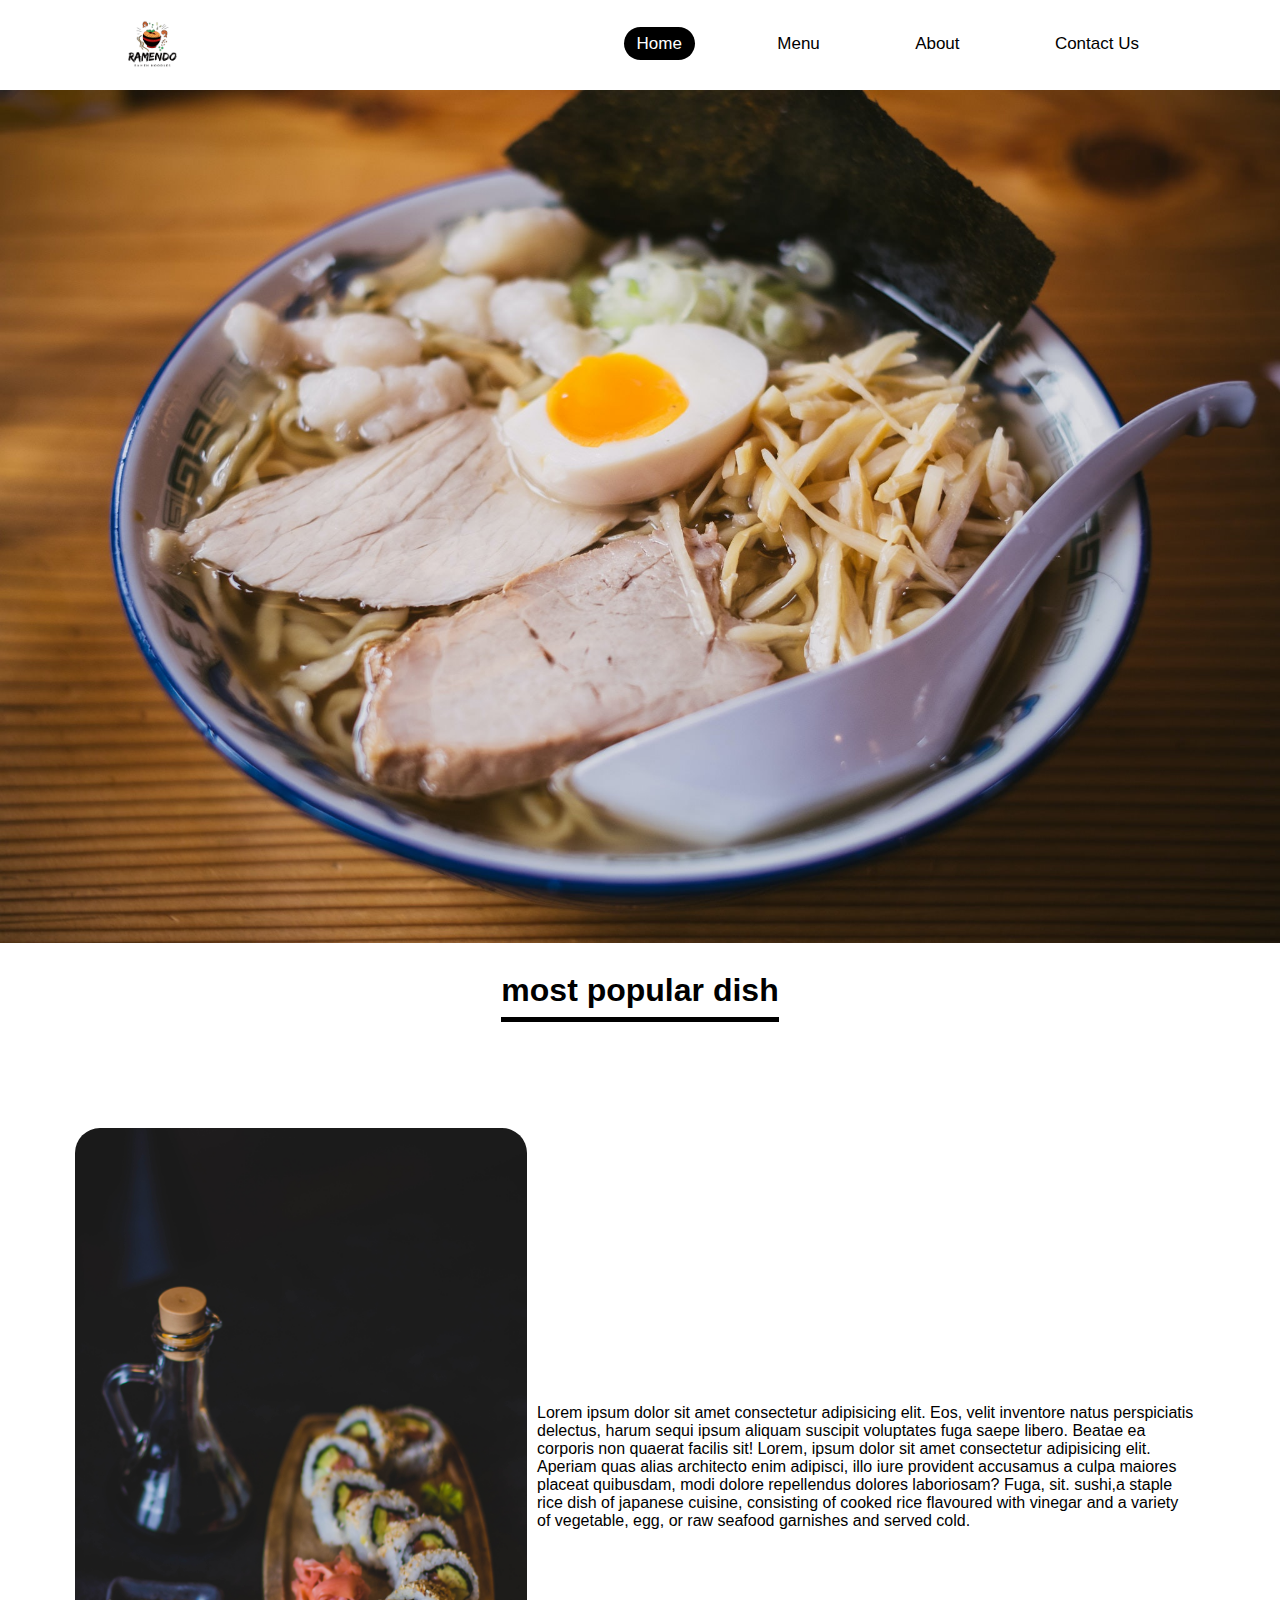
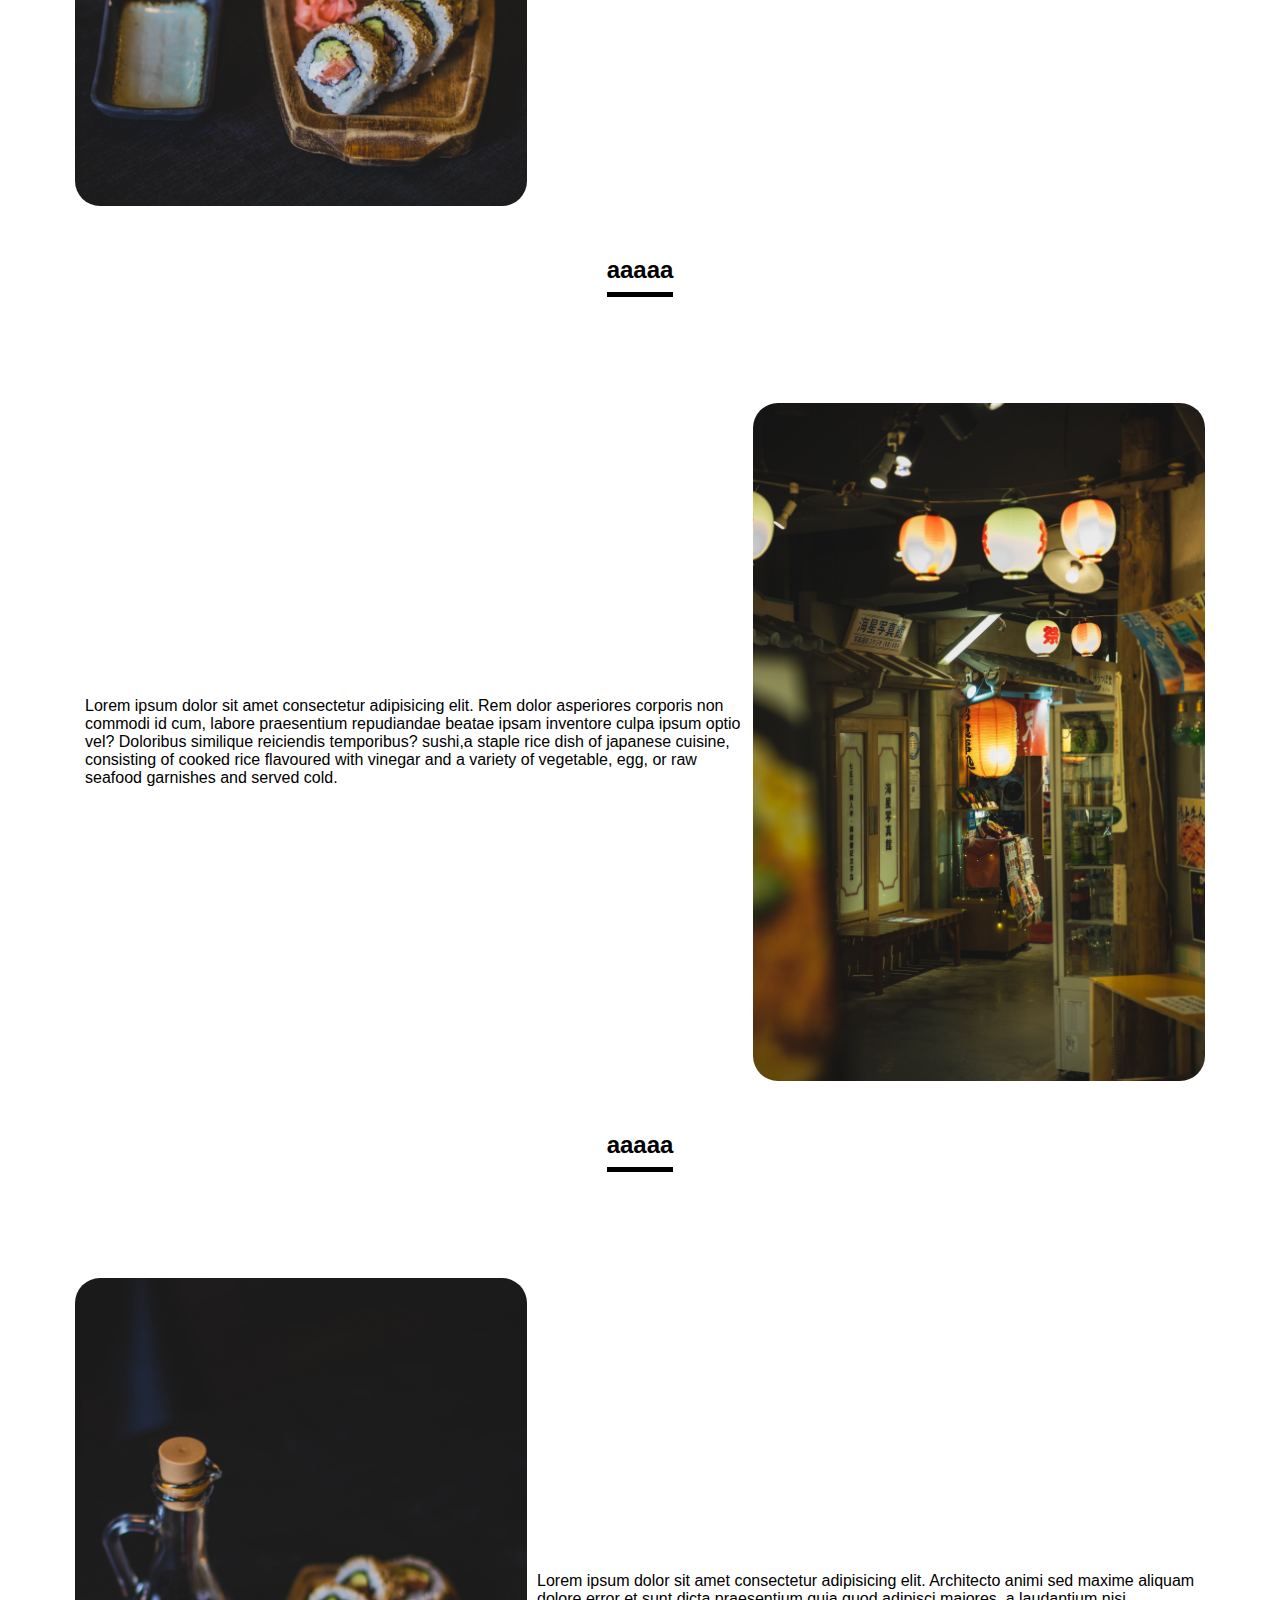
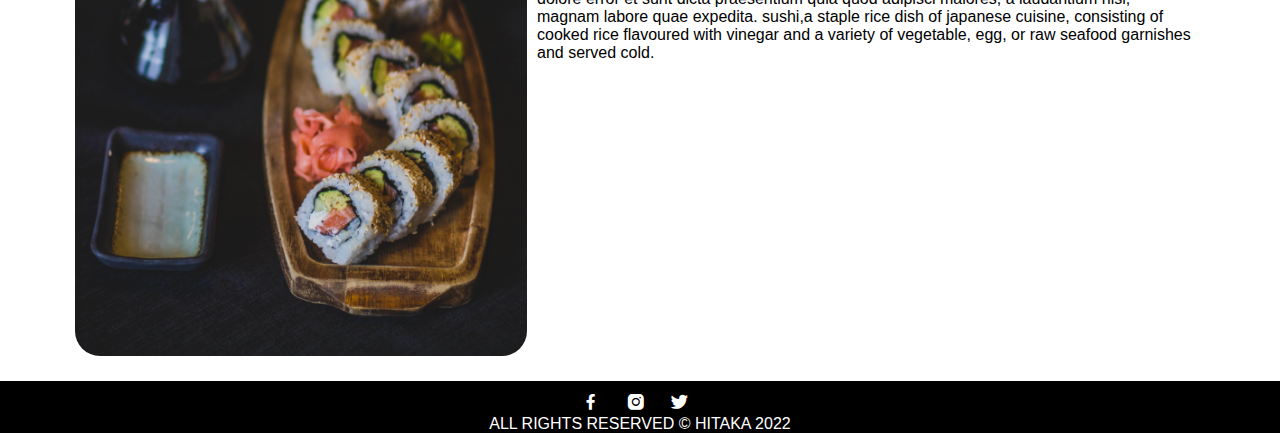
<file: index.html>
<!DOCTYPE html>
<html lang="en">
<head>
    <meta charset="UTF-8">
    <meta http-equiv="X-UA-Compatible" content="IE=edge">
    <meta name="viewport" content="width=device-width, initial-scale=1.0">
    <link rel="stylesheet" href="css/style.css">
    <link href='https://unpkg.com/boxicons@2.1.4/css/boxicons.min.css' rel='stylesheet'>
    <title>home</title>
</head>
<body>
  <!--====HEADER====-->
  <header class="navBar">
    <label class="logo"><img src="img/logo.png" width=50px ></label>
    <nav>
      <ul>
        <i class="bx bx-x close-menu"></i>
        <li><a  class="active" href="index.html">Home</a></li>
        <li><a  href="menu.html">Menu</a></li>
        <li><a href="about.html">About</a></li>
        <li><a href="contact.html">Contact Us</a></li>
      </ul>
    </nav>
    <i class='bx bx-menu burger'></i>
</header>
    <!--=======main=======-->
  <section class="homeP">

    <div>
      <img class="ramen" src="img/ramenAA.jpg" >
    </div>
    <label>
    <div class="main2">

      <h1 class="h">most popular dish</h1>
        <div class="ab">
          <img src="img/suchiCC.jpg">
          <p>Lorem ipsum dolor sit amet consectetur adipisicing elit. Eos, velit inventore natus perspiciatis delectus, harum sequi ipsum aliquam suscipit voluptates fuga saepe libero. Beatae ea corporis non quaerat facilis sit! Lorem, ipsum dolor sit amet consectetur adipisicing elit. Aperiam quas alias architecto enim adipisci, illo iure provident accusamus a culpa maiores placeat quibusdam, modi dolore repellendus dolores laboriosam? Fuga, sit. sushi,a staple rice dish of japanese cuisine, consisting of cooked rice flavoured with vinegar and a variety of vegetable, egg, or raw seafood garnishes and served cold. </p>
        </div>
    </div>
  </label>
    <div class="main1" >
      <h2 class="h">aaaaa</h2>
      <div class="ab">
        <img src="img/chinese rest.jpg">
        <p>Lorem ipsum dolor sit amet consectetur adipisicing elit. Rem dolor asperiores corporis non commodi id cum, labore praesentium repudiandae beatae ipsam inventore culpa ipsum optio vel? Doloribus similique reiciendis temporibus? sushi,a staple rice dish of japanese cuisine, consisting of cooked rice flavoured with vinegar and a variety of vegetable, egg, or raw seafood garnishes and served cold. </p>
      </div>

    </div>
    <div class="main2">
      <h2 class="h">aaaaa</h2>
      <div class="ab">
        <img src="img/suchiCC.jpg">
        <p>Lorem ipsum dolor sit amet consectetur adipisicing elit. Architecto animi sed maxime aliquam dolore error et sunt dicta praesentium quia quod adipisci maiores, a laudantium nisi, magnam labore quae expedita. sushi,a staple rice dish of japanese cuisine, consisting of cooked rice flavoured with vinegar and a variety of vegetable, egg, or raw seafood garnishes and served cold. </p>
      </div>

    </div>


  </section>
  <!--===FOOTER===-->
  <footer>
    <div class="socialM">
		<a href="#"><i class='bx bxl-facebook' ></i></a>
		<a href="#"><i class='bx bxl-instagram-alt' ></i></a>
		<a href="#"><i class='bx bxl-twitter' ></i></a>
    </div>
    <div>
      <p>ALL RIGHTS RESERVED © HITAKA 2022</p>
    </div>
  </footer>
    <!-- <script src="js/script.js"></script> -->
	<script src="js/main.js"></script>
</body>
</html>
</file>
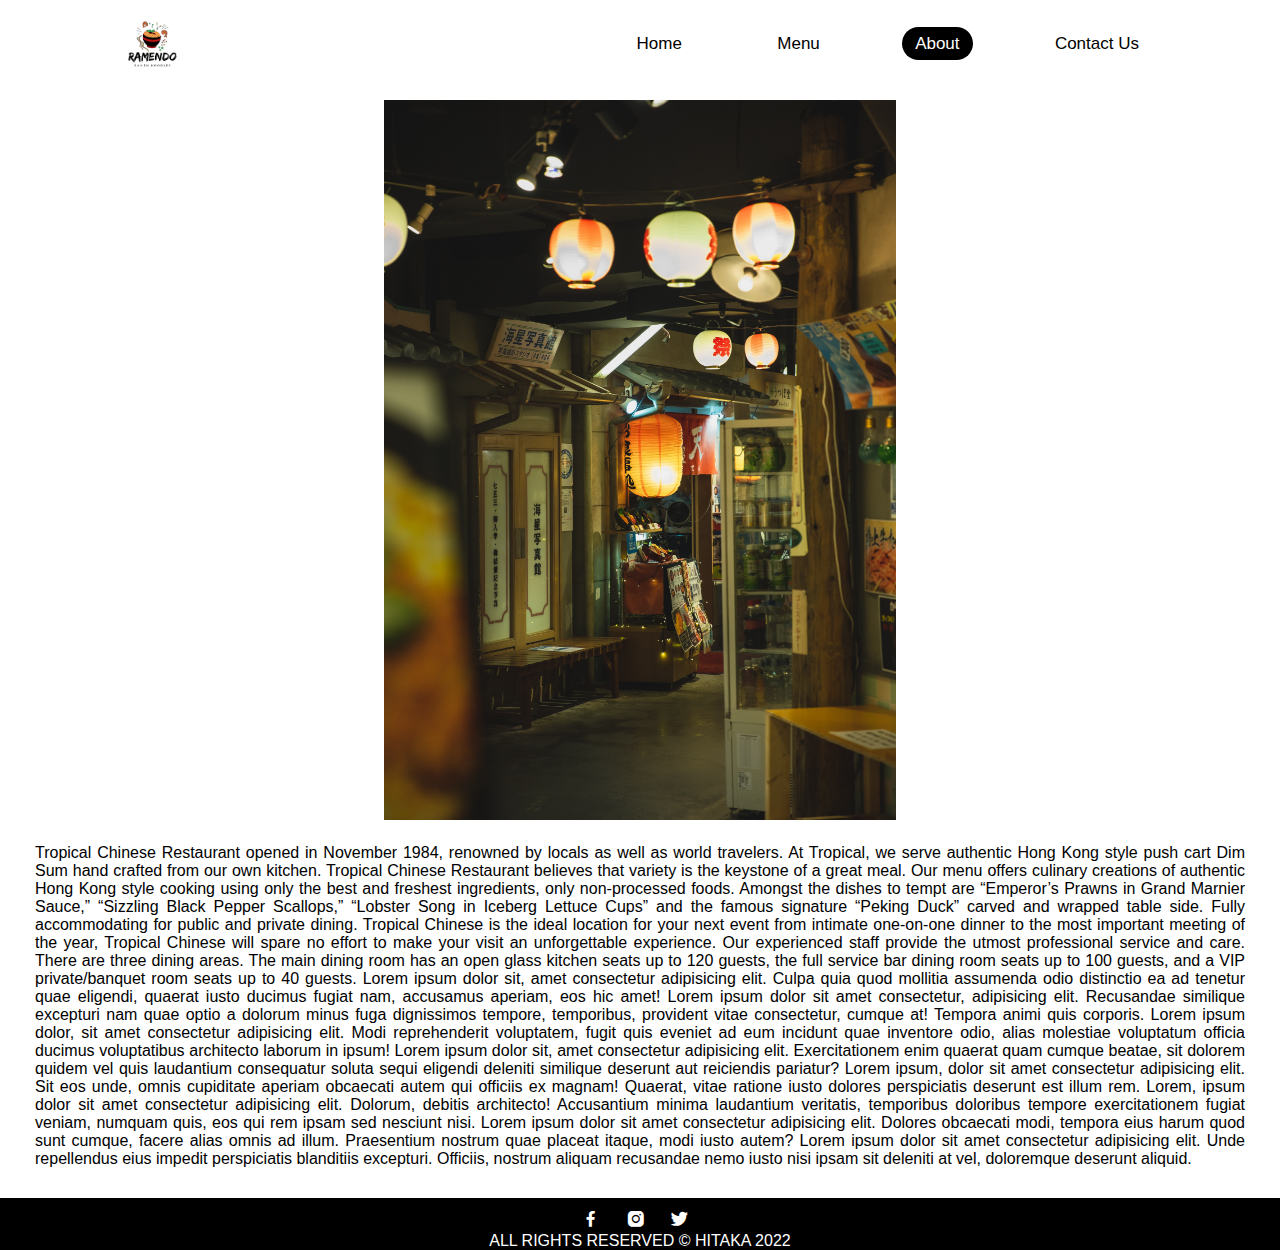
<file: about.html>
<!DOCTYPE html>
<html lang="en">

<head>
  <meta charset="UTF-8">
  <meta http-equiv="X-UA-Compatible" content="IE=edge">
  <meta name="viewport" content="width=device-width, initial-scale=1.0">
  <link rel="stylesheet" href="css/style.css">
  <link href='https://unpkg.com/boxicons@2.1.4/css/boxicons.min.css' rel='stylesheet'>
  <title>about</title>
</head>

<body>
  <!--====HEADER====-->
  <header class="navBar">
    <label class="logo"><img src="img/logo.png" width=50px></label>
    <nav>
      <ul>
        <i class="bx bx-x close-menu"></i>
        <li><a href="index.html">Home</a></li>
        <li><a href="menu.html">Menu</a></li>
        <li><a class="active" href="about.html">About</a></li>
        <li><a href="contact.html">Contact Us</a></li>
      </ul>
    </nav>
    <i class='bx bx-menu burger'></i>
  </header>


  <div class="abou">
    <div>
      <img src="img/chinese rest.jpg" alt="chinese" >
    </div>
    <div>
      <p>Tropical Chinese Restaurant opened in November 1984, renowned by locals as well as world travelers.

        At Tropical, we serve authentic Hong Kong style push cart Dim Sum hand crafted from our own kitchen.

        Tropical Chinese Restaurant believes that variety is the keystone of a great meal. Our menu offers culinary
        creations of authentic Hong Kong style cooking using only the best and freshest ingredients, only non-processed
        foods. Amongst the dishes to tempt are “Emperor’s Prawns in Grand Marnier Sauce,” “Sizzling Black Pepper
        Scallops,” “Lobster Song in Iceberg Lettuce Cups” and the famous signature “Peking Duck” carved and wrapped
        table side.

        Fully accommodating for public and private dining. Tropical Chinese is the ideal location for your next event
        from intimate one-on-one dinner to the most important meeting of the year, Tropical Chinese will spare no effort
        to make your visit an unforgettable experience.

        Our experienced staff provide the utmost professional service and care. There are three dining areas. The main
        dining room has an open glass kitchen seats up to 120 guests, the full service bar dining room seats up to 100
        guests, and a VIP private/banquet room seats up to 40 guests.

        Lorem ipsum dolor sit, amet consectetur adipisicing elit. Culpa quia quod mollitia assumenda odio distinctio ea ad tenetur quae eligendi, quaerat iusto ducimus fugiat nam, accusamus aperiam, eos hic amet!
        Lorem ipsum dolor sit amet consectetur, adipisicing elit. Recusandae similique excepturi nam quae optio a dolorum minus fuga dignissimos tempore, temporibus, provident vitae consectetur, cumque at! Tempora animi quis corporis.
        Lorem ipsum dolor, sit amet consectetur adipisicing elit. Modi reprehenderit voluptatem, fugit quis eveniet ad eum incidunt quae inventore odio, alias molestiae voluptatum officia ducimus voluptatibus architecto laborum in ipsum!
        Lorem ipsum dolor sit, amet consectetur adipisicing elit. Exercitationem enim quaerat quam cumque beatae, sit dolorem quidem vel quis laudantium consequatur soluta sequi eligendi deleniti similique deserunt aut reiciendis pariatur?
        Lorem ipsum, dolor sit amet consectetur adipisicing elit. Sit eos unde, omnis cupiditate aperiam obcaecati autem qui officiis ex magnam! Quaerat, vitae ratione iusto dolores perspiciatis deserunt est illum rem.
        Lorem, ipsum dolor sit amet consectetur adipisicing elit. Dolorum, debitis architecto! Accusantium minima laudantium veritatis, temporibus doloribus tempore exercitationem fugiat veniam, numquam quis, eos qui rem ipsam sed nesciunt nisi.
        Lorem ipsum dolor sit amet consectetur adipisicing elit. Dolores obcaecati modi, tempora eius harum quod sunt cumque, facere alias omnis ad illum. Praesentium nostrum quae placeat itaque, modi iusto autem?
        Lorem ipsum dolor sit amet consectetur adipisicing elit. Unde repellendus eius impedit perspiciatis blanditiis excepturi. Officiis, nostrum aliquam recusandae nemo iusto nisi ipsam sit deleniti at vel, doloremque deserunt aliquid.

      </p>
    </div>
  </div>


  <!--===FOOTER===-->
  <footer>
    <div class="socialM">
      <a href="#"><i class='bx bxl-facebook'></i></a>
      <a href="#"><i class='bx bxl-instagram-alt'></i></a>
      <a href="#"><i class='bx bxl-twitter'></i></a>
    </div>
    <div>
      <p>ALL RIGHTS RESERVED © HITAKA 2022</p>
    </div>
  </footer>
  <!-- <script src="js/script.js"></script> -->
  <script src="js/main.js"></script>
</body>

</html>
</file>
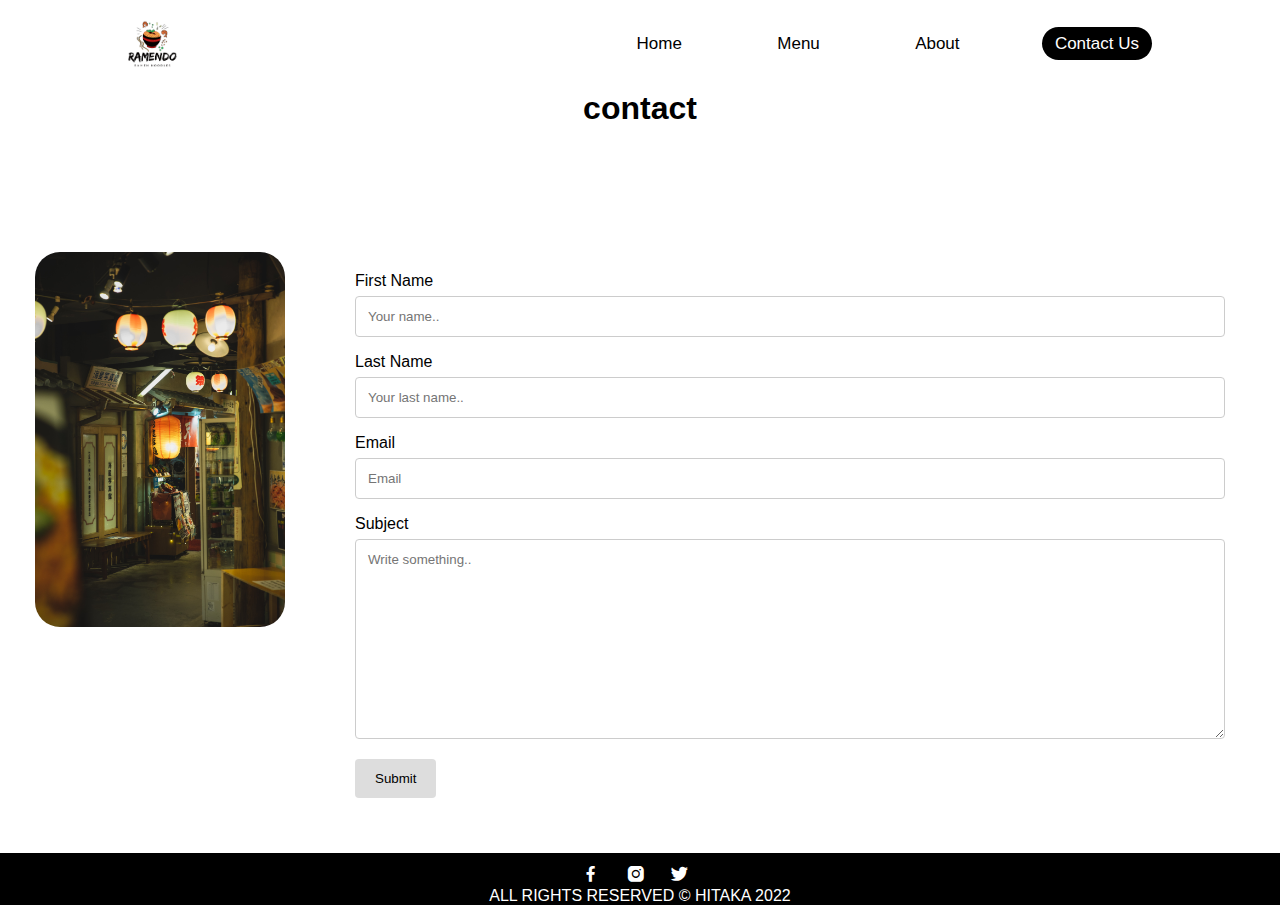
<file: contact.html>
<!DOCTYPE html>
<html lang="en">
<head>
    <meta charset="UTF-8">
    <meta http-equiv="X-UA-Compatible" content="IE=edge">
    <meta name="viewport" content="width=device-width, initial-scale=1.0">
    <link rel="stylesheet" href="css/style.css">
    <link rel="stylesheet" href="master.css">
    <link href='https://unpkg.com/boxicons@2.1.4/css/boxicons.min.css' rel='stylesheet'>

    <title>contact</title>
</head>
<body>
  <!--====HEADER====-->
  <header class="navBar">
    <label class="logo"><img src="img/logo.png" width=50px ></label>
    <nav>
      <ul>
        <i class="bx bx-x close-menu"></i>
        <li><a  href="index.html">Home</a></li>
        <li><a  href="menu.html">Menu</a></li>
        <li><a href="about.html">About</a></li>
        <li><a class="active" href="contact.html">Contact Us</a></li>
      </ul>
    </nav>
    <i class='bx bx-menu burger'></i>
</header>
  <!--Contact-->
  <section class="cNt">

      <h1>contact</h1>
    <div class="cnt">

      <div class="imag">
        <img src="img/chinese rest.jpg" width="250em" alt="chinese restaurant">
      </div>

      <div class="container">
      <form action="action_page.php">

        <label for="fname">First Name</label>
        <input type="text" id="fname" name="firstname" placeholder="Your name..">

        <label for="lname">Last Name</label>
        <input type="text" id="lname" name="lastname" placeholder="Your last name..">

        <label for="lname">Email</label>
        <input type="text" id="email" name="mail" placeholder="Email">


        <label for="subject">Subject</label>
        <textarea id="subject" name="subject" placeholder="Write something.." style="height:200px"></textarea>

        <input onclick="message()" type="submit" value="Submit">

      </form>
    </div>
  </section>




  <!--===FOOTER===-->
  <footer>
    <div class="socialM">
		<a href="#"><i class='bx bxl-facebook' ></i></a>
		<a href="#"><i class='bx bxl-instagram-alt' ></i></a>
		<a href="#"><i class='bx bxl-twitter' ></i></a>
    </div>
    <div>
      <p>ALL RIGHTS RESERVED © HITAKA 2022</p>
    </div>
  </footer>
    <!-- <script src="js/script.js"></script> -->
	<script src="js/main.js"></script>
  </body>

</body>
</html>
</file>
<file: css/style.css>
*{
	padding: 0;
	margin: 0;
	box-sizing: border-box;
	font-family: 'Poppins', sans-serif;
	text-decoration: none;
	list-style: none;
	scroll-behavior: smooth;
}

body{
  font-family: montrserrat;
  position: relative;
}

header{
  position: fixed !important;
	top: 0;
	right: 0;
	width: 100%;
	z-index: 1;
	display: flex;
	align-items: center;
	justify-content: space-between;
	padding: 30px 10%;
  	border-color: black;
 	border-bottom: 0px;
}


label.logo{
	display: flex;
	justify-content: left;
  width: 100px;
  height: auto;
  margin-left: 0px;
}

.navBar{
	display: flex;
	justify-content: space-between;
	background-color: white;
	height: 87px;
}

.navBar nav {
	display: block;
}

nav ul{
  display: flex;
  flex-direction: row;
  background: #FFF;
  height: 80px;
  width: 100%;
	line-height: 80px;
  align-items: center;
  justify-content: space-between;
  gap: 36px;
  margin-right: 100px;
}



nav ul li a{
  color: black;
  font-size: 17px;
  padding: 7px 13px

}



a.active,a:hover{

  background: black;
  transition: .5s;
  color: white;
	border-radius: 20px;
}

.burger{
	display: none !important;
	cursor: pointer;
}

nav ul .close-menu {
	display: none;
}

.ab {

	margin-top: 90px;
	margin-right: 50px ;
	margin-left: 50px;
}






.ramen{


	overflow-y: hidden ;
	/*margin: 0 0*/
	margin-top: 90px;
	width: 100%;
}

.homeP{
	display: grid;
	grid-template: 1fr 2fr;
}

.main2 .ab  img{
	border-radius: 25px;
	width: 40%;
}


.main1 .ab  img{
	border-radius: 25px;
	width: 40%;
}

.main2 .ab {
	display: flex;
	flex-direction: row;
	align-items: center;
}

.main1 .ab {
	display: flex;
	flex-direction: row-reverse;
	align-items: center;
}

.main2 .h{
	display: flex;
	justify-content: center;
	width: fit-content;
	margin: auto;
	padding-bottom: 0.5rem;
	margin-bottom: 1rem;
	border-bottom: 5px solid #000;
}

.main1 .h{
	display: flex;
	justify-content: center;
	width: fit-content;
	margin: auto;
	margin-bottom: 1rem;
	padding-bottom: 0.5rem;
	border-bottom: 5px solid #000;
}


.main2 p{
	padding: 10px;
}
.main1 p{
	padding: 10px;
}

.main2 {
	margin: 25px;
	display: flex;
	flex-direction: column;
	justify-content: space-between;

}

.main1 {
	margin: 25px;
	display: flex;
	flex-direction: column;
	justify-content: space-between;

}

.homeP label{
	display: flex;
	align-items: center;
}

footer {
	text-align: center;
	color: white;
	background-color:black;

}



.bTn {
	display: flex;
	flex-direction: row;
	justify-content: space-around;


}
input[type=button],.add-to-cart{
  width: 80%;
  cursor: pointer;
  box-sizing: border-box;
	border: none;
	border-radius: 0px 20px 20px;
  color: black;
  padding: 15px 32px;
  text-align: center;
  text-decoration: none;
  display: inline-block;
  font-size: 16px;
	margin: 0px 10px;
	transition: .5s;

}

input[type=button]:hover,.add-to-cart:hover{
	transform: scale(1.1);
}

.socialM a{
	padding-top: 10px;
	height: 30px;
	width: 30px;
	background: black;
	color: #fff;
	display: inline-flex;
	align-items: center;
	justify-content: center;
	font-size: 21px;
	border-radius: 15px;
	transition: .3s;
	margin-right: 10px;
}
.socialM a:hover{
	transform: scale(1.1);
}

.cart-icon {
	display: flex;
	align-items: center;
}

.abou{
	margin-top: 100px;
	display: flex;
	flex-direction: column;
	align-items: center;
}

.abou p{
text-align: justify;
margin-top: 20px;
margin-bottom: 30px;
margin-left: 35px;
margin-right: 35px;
}

.abou img{
	height:80vh;
	 width:40vw;
}


@media (max-width: 768px) {
	.burger{
		display: block !important;
		font-size: 40px;
	}
	.navBar nav {
		position: fixed;
		top: 0;
		right: 0;
		display: flex;
		justify-content: center;
		align-items: center;
		height: 100vh;
		width: 70%;
		background-color: #fff;
		transform: translateX(100%);
		transition: .3s;
	}
	nav.nav-active {
		transform: translateX(0%);
	}
	nav ul {
		flex-direction: column;
		justify-content: center;
		margin: 0;
		height: 100%;
	}
	nav ul .close-menu {
		position: absolute;
		right: 1rem;
		top: 1rem;
		display: block;
		font-size: 40px;
		cursor: pointer;
	}
}


@media (max-width: 430px) {

	.main1 {
		margin: 0;
	}
	.main2 {
		margin: 0;
	}
	.main2 .ab {
		margin-top: 0px;
		display: flex;
		flex-direction: column;
		align-items: center;
		
	}
	.main1 .ab {
		margin-top: 0px;
		display: flex;
		flex-direction: column;
		align-items: center;
	}
	.main1 .ab img{
		padding: 25 px;
		width: 325px;
	}
	.main2 .ab img{
		padding: 25 px;
		width: 325px;
	}
	.main2 .ab p{
		margin: 0 px;
		text-align: justify;
	}
	.main1 .ab p{
		margin: 0 px;
		text-align: justify;
	}
	
	.bTn {
		display: flex;
		flex-direction: column;
		cursor: pointer;
		
	}

	.bTn input{
		margin: auto;
	}
	.bTn input:not(:last-of-type) {
		margin-bottom: 1rem;
		/* margin: auto; */
	}
	.abou img{
		height:70vh;
		 width:70vw;
	}

}

/*.thum img {
  display: block;
  max-width:300em;
  max-height:195px;
  width: auto;
  height: auto;
	border-radius: 20px;
}*/



/*===== VARIABLES CSS =====*/
</file>
<file: master.css>
.cNt{
  margin-top:  90px;

}

.cNt h1{
  display: flex;
  justify-content: center;
  margin: 20px;
}

.cNt .cnt .imag  img{
  border-radius: 25px;
  display: flex;
}

.cnt {
  display: grid;
  grid-template-columns:  repeat(auto-fit, minmax(300px, auto));
  margin-top:  90px;
  justify-content: center;

  padding:35px;
}

input[type=text], select, textarea {
  width: 100%;
  padding: 12px;
  border: 1px solid #ccc;
  border-radius: 4px;
  box-sizing: border-box;
  margin-top: 6px;
  margin-bottom: 16px;
  resize: vertical
}

input[type=submit] {
  background-color: #ddd;
  color: black;
  padding: 12px 20px;
  border: none;
  border-radius: 4px;
  cursor: pointer;
  transition: .5s;
}


input[type=submit]:hover {
  background-color: #000;
  color: white;
}


.container {
  border-radius: 5px;
  background-color: #fff;
  padding: 20px;
}

@media (max-width: 700px) {
  .cnt {
    display: grid;
    grid-template-columns:  repeat(1, minmax(300px, auto));
    margin-top: -40px;
    justify-content: space-between;
  }
  .cNt .contact {
    display: grid;
    justify-content: space-between;
  }
  .cNt .cnt .imag{
    margin-left: auto;
    margin-right: auto;
  }
  .cNt .cnt .imag img{
   
    display: none;
  }
}

.cNt .contact {
  display: grid;
  justify-content: space-around;
}

.cNt .contact .ab {
  display: flex;
  flex-direction: row;
  justify-content: space-between;
  gap:10px;
}

.cNt .contact .ab input[type="text"]{

    width: 80%;
    height: 30px;
}

.cNt .contact .ab textarea{
  width: 80%;
  height: 150px;
}

.cNt .contact .ab p{
  display: flex;
  align-items: center;
}

@media (max-width: 768px){


}
</file>
